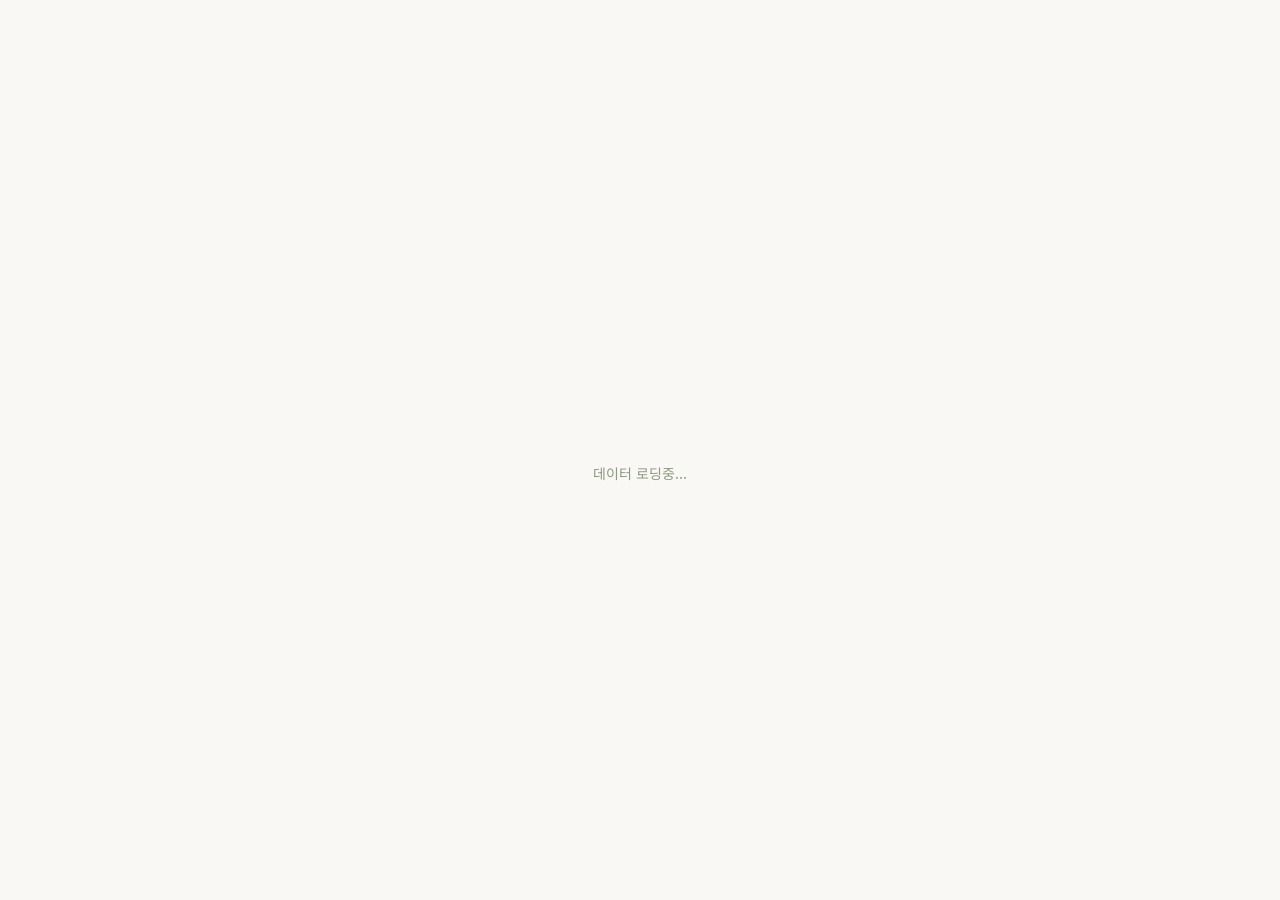
<file: index.html>
<!DOCTYPE html>
<html lang="ko">
<head>
  <meta charset="UTF-8">
  <meta name="viewport" content="width=device-width, initial-scale=1.0, maximum-scale=1.0, user-scalable=no">
  <meta http-equiv="Cache-Control" content="no-cache, no-store, must-revalidate">
  <meta http-equiv="Pragma" content="no-cache">
  <meta http-equiv="Expires" content="0">
  <title>yudit studio</title>
  <link rel="icon" type="image/png" sizes="32x32" href="favicon-32.png?v=2">
  <link rel="icon" type="image/png" sizes="16x16" href="favicon-16.png?v=2">
  <link rel="apple-touch-icon" sizes="180x180" href="apple-touch-icon.png?v=2">
  <link rel="manifest" href="manifest.json?v=13">
  <meta name="theme-color" content="#F9F8F4">
  <meta name="apple-mobile-web-app-capable" content="yes">
  <meta name="apple-mobile-web-app-title" content="yudit">
  <link rel="preconnect" href="https://fonts.googleapis.com">
  <link rel="preconnect" href="https://fonts.gstatic.com" crossorigin>
  <link href="https://fonts.googleapis.com/css2?family=Noto+Sans+KR:wght@300;400;500;600;700&family=Playfair+Display:ital,wght@0,400;0,600;0,700;1,400;1,600&display=swap" rel="stylesheet">
  <link rel="stylesheet" href="tailwind.css?v=28">
  <style>
    body { font-family: 'Noto Sans KR', sans-serif; background-color: #F9F8F4; color: #2D3A31; }
    .font-serif { font-family: 'Playfair Display', serif !important; }
    .tab-content { display: none; }
    .tab-content.active { display: block; }
    .production-form { display: none; }
    .production-form.active { display: block; }
    .perf-section.hidden { display: none; }
    .detail-graph.hidden { display: none; }
    input[type="checkbox"]:checked + span { text-decoration: line-through; color: #8C9A84; }
    #calendar-popup { transition: opacity 0.2s; }
    #calendar-popup.hidden { opacity: 0; pointer-events: none; }
    /* 날짜 input 값 없을 때 placeholder(2026.04.22) 숨기기 */
    input[type="date"].date-empty::-webkit-datetime-edit { color: transparent; }
    input[type="date"].date-empty:focus::-webkit-datetime-edit { color: #2D3A31; }
    /* 콘텐츠 상세 폼 상단 필드 높이 통일 */
    .production-form input[type="text"],
    .production-form input[type="date"],
    .production-form input[type="number"],
    .production-form select { height: 38px; box-sizing: border-box; }
    .production-form textarea { box-sizing: border-box; }
    /* iOS Safari/Chrome: date input이 native 렌더링으로 커지는 것 방지 */
    /* display:block — inline-block이면 값이 빈 칸과 채워진 칸의 베이스라인이 달라져
       같은 줄에서 박스 높낮이가 어긋난다 (iOS Safari에서 두드러짐) */
    .production-form input[type="date"] {
      -webkit-appearance: none;
      appearance: none;
      line-height: 1;
      display: block;
    }
    /* iOS: 날짜 값 영역의 기본 margin 제거 — 값 유무에 따른 높이 차이 방지 */
    .production-form input[type="date"]::-webkit-date-and-time-value {
      margin: 0;
    }
    /* 모바일에서 필드 높이 축소 */
    @media (max-width: 767px) {
      .production-form input[type="text"],
      .production-form input[type="date"],
      .production-form input[type="number"],
      .production-form select {
        height: 32px !important;
        min-height: 32px;
        padding-top: 4px;
        padding-bottom: 4px;
        font-size: 13px;
      }
    }
    /* 스크립트 테이블 컬럼 리사이즈 핸들 */
    .script-table { border-collapse: collapse; }
    .script-table th.col-resizable { position: relative; }
    .script-table .col-resize-handle {
      display: block;
      position: absolute; top: 0; right: -4px; bottom: 0; width: 10px;
      cursor: col-resize; user-select: none; z-index: 20;
      background: transparent;
    }
    .script-table .col-resize-handle::before {
      content: ''; position: absolute; top: 6px; bottom: 6px;
      left: 50%; width: 2px; transform: translateX(-50%);
      background: rgba(140,154,132,0.25); border-radius: 2px;
    }
    .script-table .col-resize-handle:hover::before { background: rgba(140,154,132,0.8); width: 3px; }
    .script-table .col-resize-handle:active::before { background: #8C9A84; }
    .script-table td { vertical-align: top; }
    .script-table textarea.script-cell {
      min-height: 24px; font-size: 13px; line-height: 1.5;
      word-break: break-word; white-space: pre-wrap;
      touch-action: pan-y; /* 세로 스크롤만 허용, 애플펜슬 손글씨 입력 차단 */
      -webkit-user-select: text; /* 텍스트 선택은 가능 */
    }
    @media (min-width: 768px) {
      .script-table textarea.script-cell { font-size: 14px; }
    }
    /* 구간(MAIN 1,2,3) 모바일 폰트 사이즈 축소 */
    .script-table .section-input { font-size: 12px; }
    @media (min-width: 768px) {
      .script-table .section-input { font-size: 14px; }
    }
    /* 본문 입력 통일 (레퍼런스/캡션/DM/대본/메모/자주쓰는내용) — 모바일 13px, PC 14px, 줄간격 1.5 */
    .unified-text {
      font-size: 13px !important;
      line-height: 1.5 !important;
      touch-action: pan-y; /* 애플펜슬 손글씨 입력 차단 */
      -webkit-user-select: text;
    }
    @media (min-width: 768px) {
      .unified-text { font-size: 14px !important; }
    }
    /* 모바일에서 한글 단어 단위 wrap (글자 중간에 세로로 쪼개지지 않도록) */
    @media (max-width: 767px) {
      html, body { overflow-x: hidden; }
      body { word-break: keep-all; }
      /* 콘텐츠 상세 폼 열려있을 때 모바일 FAB(+) 숨김 - 저장 버튼 충돌 방지 */
      body:has(.production-form.active) #content-fab-btn { display: none; }
    }
    /* 메모 드래그 드롭 인디케이터 */
    .memo-item.drop-before::before, .memo-item.drop-after::after {
      content: ''; position: absolute; left: 8px; right: 8px; height: 2px;
      background: #8C9A84; border-radius: 2px; z-index: 10; pointer-events: none;
    }
    .memo-item.drop-before::before { top: -1px; }
    .memo-item.drop-after::after { bottom: -1px; }
    /* 대사 셀 메뉴 (복사/지우기) */
    .dialogue-cell { position: relative; }
    .dialogue-menu-btn {
      position: absolute;
      top: 4px;
      right: 4px;
      width: 18px;
      height: 18px;
      display: flex;
      align-items: center;
      justify-content: center;
      background: transparent;
      border: none;
      color: #8C9A84;
      font-size: 14px;
      line-height: 1;
      cursor: pointer;
      opacity: 0;
      transition: opacity 0.15s;
      z-index: 5;
    }
    /* PC: 호버 시 메뉴 버튼 표시 */
    @media (min-width: 768px) {
      .dialogue-cell:hover .dialogue-menu-btn { opacity: 1; }
    }
    /* 모바일: 항상 표시 (롱프레스 대신 탭으로 메뉴) */
    @media (max-width: 767px) {
      .dialogue-menu-btn { opacity: 1; }
    }
    .dialogue-menu-btn:hover {
      color: #2D3A31;
    }
    .dialogue-menu {
      position: absolute;
      top: 26px;
      right: 4px;
      background: white;
      border: 1px solid #D1D1CB;
      border-radius: 6px;
      box-shadow: 0 2px 8px rgba(0, 0, 0, 0.1);
      z-index: 20;
      min-width: 80px;
    }
    .dialogue-menu.hidden { display: none; }
    .dialogue-menu button {
      display: block;
      width: 100%;
      padding: 6px 12px;
      text-align: left;
      font-size: 13px;
      color: #2D3A31;
      background: white;
      border: none;
      cursor: pointer;
      transition: background 0.1s;
    }
    .dialogue-menu button:first-child {
      border-radius: 6px 6px 0 0;
    }
    .dialogue-menu button:last-child {
      border-radius: 0 0 6px 6px;
    }
    .dialogue-menu button:hover {
      background: #F9F8F4;
    }
    .dialogue-menu button:active {
      background: #F0EFE9;
    }
    /* 자막 셀 메뉴 (복사/지우기) — 대사와 동일 */
    .subtitle-cell { position: relative; }
    .subtitle-menu-btn {
      position: absolute;
      top: 4px;
      right: 4px;
      width: 18px;
      height: 18px;
      display: flex;
      align-items: center;
      justify-content: center;
      background: transparent;
      border: none;
      color: #8C9A84;
      font-size: 14px;
      line-height: 1;
      cursor: pointer;
      opacity: 0;
      transition: opacity 0.15s;
      z-index: 5;
    }
    @media (min-width: 768px) {
      .subtitle-cell:hover .subtitle-menu-btn { opacity: 1; }
    }
    @media (max-width: 767px) {
      .subtitle-menu-btn { opacity: 1; }
    }
    .subtitle-menu-btn:hover {
      color: #2D3A31;
    }
    .subtitle-menu {
      position: absolute;
      top: 26px;
      right: 4px;
      background: white;
      border: 1px solid #D1D1CB;
      border-radius: 6px;
      box-shadow: 0 2px 8px rgba(0, 0, 0, 0.1);
      z-index: 20;
      min-width: 80px;
    }
    .subtitle-menu.hidden { display: none; }
    .subtitle-menu button {
      display: block;
      width: 100%;
      padding: 6px 12px;
      text-align: left;
      font-size: 13px;
      color: #2D3A31;
      background: white;
      border: none;
      cursor: pointer;
      transition: background 0.1s;
    }
    .subtitle-menu button:first-child {
      border-radius: 6px 6px 0 0;
    }
    .subtitle-menu button:last-child {
      border-radius: 0 0 6px 6px;
    }
    .subtitle-menu button:hover {
      background: #F9F8F4;
    }
    .subtitle-menu button:active {
      background: #F0EFE9;
    }
    /* 버전 추가 메뉴 (+ 버전 버튼 아래 드롭다운) */
    .version-add-menu {
      position: absolute;
      top: 100%;
      right: 0;
      margin-top: 4px;
      background: white;
      border: 1px solid #D1D1CB;
      border-radius: 8px;
      box-shadow: 0 4px 12px rgba(0, 0, 0, 0.15);
      z-index: 50;
      min-width: 180px;
      max-height: 300px;
      overflow-y: auto;
    }
    .version-add-menu.hidden { display: none; }
    .version-add-menu button {
      display: block;
      width: 100%;
      padding: 10px 12px;
      text-align: left;
      font-size: 13px;
      color: #2D3A31;
      background: white;
      border: none;
      cursor: pointer;
      transition: background 0.1s;
      border-bottom: 1px solid #F0EFE9;
    }
    .version-add-menu button:last-child {
      border-bottom: none;
    }
    .version-add-menu button:first-child {
      border-radius: 8px 8px 0 0;
      background: #F0F4EF;
      font-weight: 500;
    }
    .version-add-menu button:hover {
      background: #F9F8F4;
    }
    .version-add-menu button:first-child:hover {
      background: #E8EEE5;
    }
    .version-add-menu button:active {
      background: #F0EFE9;
    }
    /* 메모 제목/내용 텍스트 선택 방지 (롱프레스 메뉴 허용) */
    .memo-title, .memo-preview {
      user-select: none;
      -webkit-user-select: none;
      -webkit-touch-callout: none;
    }
    /* 모바일 롱프레스 시 텍스트 선택 방지 (버튼, 탭, 드래그 핸들 등) */
    button, .select-none, [draggable="true"], summary, [data-template-tab] {
      -webkit-touch-callout: none !important;
      -webkit-user-select: none !important;
      user-select: none !important;
    }
    /* 자주 쓰는 내용 탭 - 롱프레스 시 선택 방지 */
    [data-template-tab] {
      touch-action: manipulation;
    }
    /* 자주 쓰는 내용 항목 - 버튼/드래그 핸들 선택 방지 */
    .memo-item {
      -webkit-touch-callout: none;
    }
    .memo-item button, .memo-item [draggable="true"] {
      -webkit-user-select: none !important;
      user-select: none !important;
      touch-action: manipulation;
    }
    /* 콘텐츠 상세폼 버튼들 선택 방지 */
    .production-form button {
      -webkit-touch-callout: none !important;
      -webkit-user-select: none !important;
    }
  </style>
</head>
<body class="min-h-screen font-sans">
  <!-- Paper Grain -->
  <div class="pointer-events-none fixed inset-0 z-50 opacity-[0.02]" style="background-image: url('data:image/svg+xml,%3Csvg viewBox=%270 0 400 400%27 xmlns=%27http://www.w3.org/2000/svg%27%3E%3Cfilter id=%27n%27%3E%3CfeTurbulence type=%27fractalNoise%27 baseFrequency=%270.9%27 numOctaves=%274%27 stitchTiles=%27stitch%27/%3E%3C/filter%3E%3Crect width=%27100%25%27 height=%27100%25%27 filter=%27url(%23n)%27/%3E%3C/svg%3E');"></div>

  <!-- Loading Indicator -->
  <div id="loading-spinner" class="fixed inset-0 z-50 flex items-center justify-center bg-[#F9F8F4]">
    <div class="text-center">
      <div class="inline-block w-8 h-8 border-3 border-botanical-sage border-t-transparent rounded-full animate-spin mb-2"></div>
      <p class="text-sm text-botanical-sage">데이터 로딩중...</p>
    </div>
  </div>

  <div class="max-w-7xl mx-auto px-4 md:px-6 py-4 md:py-8">

    <!-- Header -->
    <header class="flex items-center justify-between mb-4 md:mb-8 gap-2">
      <div class="min-w-0">
        <h1 class="font-serif text-xl md:text-3xl font-semibold tracking-tight">
          <span class="italic">yudit</span> <span class="italic">studio</span>
        </h1>
        <p class="text-botanical-sage text-xs md:text-sm hidden md:block">Content Calendar & Management</p>
      </div>
      <div class="flex items-center gap-1 md:gap-2 shrink-0">
        <span id="save-status" class="text-xs"></span>
        <span id="today-date" class="text-xs text-botanical-sage hidden md:inline"></span>
        <button onclick="saveAndBackup()" title="저장 + 백업" class="w-7 h-7 md:w-8 md:h-8 rounded-full border border-botanical-stone flex items-center justify-center text-botanical-sage hover:border-botanical-sage hover:text-botanical-fg transition-all shrink-0">
          <svg xmlns="http://www.w3.org/2000/svg" width="14" height="14" viewBox="0 0 24 24" fill="none" stroke="currentColor" stroke-width="2" stroke-linecap="round" stroke-linejoin="round"><path d="M19 21H5a2 2 0 0 1-2-2V5a2 2 0 0 1 2-2h11l5 5v11a2 2 0 0 1-2 2z"/><polyline points="17 21 17 13 7 13 7 21"/><polyline points="7 3 7 8 15 8"/></svg>
        </button>
        <button onclick="copyMyInstaLink()" title="@yudit_life 인스타 링크 복사" class="w-7 h-7 md:w-8 md:h-8 rounded-full border border-botanical-stone flex items-center justify-center text-botanical-sage hover:border-botanical-sage hover:text-botanical-fg transition-all shrink-0">
          <svg xmlns="http://www.w3.org/2000/svg" width="14" height="14" viewBox="0 0 24 24" fill="none" stroke="currentColor" stroke-width="2" stroke-linecap="round" stroke-linejoin="round"><rect x="2" y="2" width="20" height="20" rx="5" ry="5"/><path d="M16 11.37A4 4 0 1 1 12.63 8 4 4 0 0 1 16 11.37z"/><line x1="17.5" y1="6.5" x2="17.51" y2="6.5"/></svg>
        </button>
        <button onclick="forceRefresh()" title="최신 데이터 다시 불러오기 (캐시 무시)" class="w-7 h-7 md:w-8 md:h-8 rounded-full border border-botanical-stone flex items-center justify-center text-botanical-sage hover:border-botanical-sage hover:text-botanical-fg transition-all shrink-0">
          <svg xmlns="http://www.w3.org/2000/svg" width="14" height="14" viewBox="0 0 24 24" fill="none" stroke="currentColor" stroke-width="2" stroke-linecap="round" stroke-linejoin="round"><path d="M21 12a9 9 0 0 1-9 9 9.75 9.75 0 0 1-6.74-2.74L3 16"/><path d="M3 22v-6h6"/><path d="M3 12a9 9 0 0 1 9-9 9.75 9.75 0 0 1 6.74 2.74L21 8"/><path d="M21 2v6h-6"/></svg>
        </button>
      </div>
    </header>

    <!-- Tabs -->
    <div class="flex gap-1 md:gap-2 mb-4 md:mb-8 border-b border-botanical-stone pb-2 md:pb-4 overflow-x-auto whitespace-nowrap">
      <button onclick="switchTab('calendar')" id="tab-calendar" class="tab-btn px-3 md:px-4 py-2 text-xs md:text-sm font-medium transition-all duration-300 text-botanical-fg border-b-2 border-botanical-fg">캘린더</button>
      <button onclick="switchTab('dashboard')" id="tab-dashboard" class="tab-btn px-3 md:px-4 py-2 text-xs md:text-sm font-medium transition-all duration-300 text-botanical-sage border-b-2 border-transparent hover:text-botanical-fg">플래너</button>
      <button onclick="switchTab('content')" id="tab-content" class="tab-btn px-2 md:px-4 py-2 text-xs md:text-sm font-medium transition-all duration-300 text-botanical-sage border-b-2 border-transparent hover:text-botanical-fg">콘텐츠</button>
      <button onclick="switchTab('planning')" id="tab-planning" class="tab-btn px-2 md:px-4 py-2 text-xs md:text-sm font-medium transition-all duration-300 text-botanical-sage border-b-2 border-transparent hover:text-botanical-fg">기획</button>
      <button onclick="switchTab('performance')" id="tab-performance" class="tab-btn px-2 md:px-4 py-2 text-xs md:text-sm font-medium transition-all duration-300 text-botanical-sage border-b-2 border-transparent hover:text-botanical-fg">성과</button>
      <button onclick="switchTab('revenue')" id="tab-revenue" class="tab-btn px-2 md:px-4 py-2 text-xs md:text-sm font-medium transition-all duration-300 text-botanical-sage border-b-2 border-transparent hover:text-botanical-fg">수익</button>
      <button onclick="switchTab('memos')" id="tab-memos" class="tab-btn px-2 md:px-4 py-2 text-xs md:text-sm font-medium transition-all duration-300 text-botanical-sage border-b-2 border-transparent hover:text-botanical-fg">노트</button>
    </div>

    <!-- Calendar Tab -->
    <div id="calendar-tab" class="tab-content active">
      <div id="today-summary"></div>
      <div class="flex items-center justify-between mb-4">
        <div class="flex items-center gap-3">
          <button onclick="prevMonth()" class="w-8 h-8 rounded-full border border-botanical-stone flex items-center justify-center text-botanical-sage hover:border-botanical-sage transition-all">
            <svg xmlns="http://www.w3.org/2000/svg" width="16" height="16" viewBox="0 0 24 24" fill="none" stroke="currentColor" stroke-width="1.5"><path d="m15 18-6-6 6-6"/></svg>
          </button>
          <h2 id="calendar-title" class="font-serif text-2xl font-semibold"></h2>
          <button onclick="nextMonth()" class="w-8 h-8 rounded-full border border-botanical-stone flex items-center justify-center text-botanical-sage hover:border-botanical-sage transition-all">
            <svg xmlns="http://www.w3.org/2000/svg" width="16" height="16" viewBox="0 0 24 24" fill="none" stroke="currentColor" stroke-width="1.5"><path d="m9 18 6-6-6-6"/></svg>
          </button>
        </div>
        <div class="flex gap-1 bg-botanical-stone p-1 rounded-full">
          <button onclick="switchCalendarView('monthly')" id="view-monthly" class="calendar-view-btn px-4 py-1.5 rounded-full text-xs font-medium bg-white text-botanical-fg shadow-sm">월간</button>
          <button onclick="switchCalendarView('milestone')" id="view-milestone" class="calendar-view-btn px-4 py-1.5 rounded-full text-xs font-medium text-botanical-sage">마일스톤</button>
        </div>
      </div>
      <div id="monthly-view" class="bg-white rounded-2xl p-5 shadow-sm"></div>
      <div id="weekly-view" class="bg-white rounded-2xl p-5 shadow-sm hidden"></div>
      <div id="milestone-view" class="bg-white rounded-2xl p-5 shadow-sm hidden"></div>
    </div>

    <!-- Dashboard Tab -->
    <div id="dashboard-tab" class="tab-content">
      <div id="dashboard-content"></div>
    </div>

    <!-- Content Tab -->
    <div id="content-tab" class="tab-content">
      <div id="content-list"></div>
    </div>

    <!-- Planning Tab -->
    <div id="planning-tab" class="tab-content">
      <div id="planning-content"></div>
    </div>

    <!-- Performance Tab -->
    <div id="performance-tab" class="tab-content">
      <div id="performance-content"></div>
    </div>

    <!-- Revenue Tab -->
    <div id="revenue-tab" class="tab-content">
      <div id="revenue-content"></div>
    </div>

    <!-- Memos Tab -->
    <div id="memos-tab" class="tab-content">
      <div id="memos-content"></div>
    </div>

  </div>

  <!-- Calendar Popup Modal (mobile: bottom sheet, PC: center modal) -->
  <div id="calendar-popup" class="fixed inset-0 z-50 hidden">
    <div class="absolute inset-0 bg-black/30" onclick="closeCalendarPopup()"></div>
    <div class="absolute bottom-0 left-0 right-0 md:bottom-auto md:top-1/2 md:left-1/2 md:right-auto md:-translate-x-1/2 md:-translate-y-1/2 bg-white rounded-t-2xl rounded-b-none md:rounded-2xl shadow-xl w-full md:max-w-md p-4 md:p-6 max-h-[85vh] overflow-y-auto">
      <div id="popup-content"></div>
    </div>
  </div>

  <script>
    // 기존 서비스 워커 해제
    if ('serviceWorker' in navigator) {
      navigator.serviceWorker.getRegistrations().then(regs => {
        regs.forEach(r => r.unregister());
      });
    }
    // app.js와 기획 데이터를 독립적으로 로드 (타임스탬프로 캐시 무효화)
    // ※ 데이터 로딩 실패가 앱 전체를 막지 않도록 절대 체이닝하지 말 것
    const pd = document.createElement('script');
    pd.src = 'data/planning_data.js?t=' + Date.now();
    document.body.appendChild(pd);
    const s = document.createElement('script');
    s.src = 'app.js?t=' + Date.now();
    document.body.appendChild(s);
  </script>
</body>
</html>
</file>
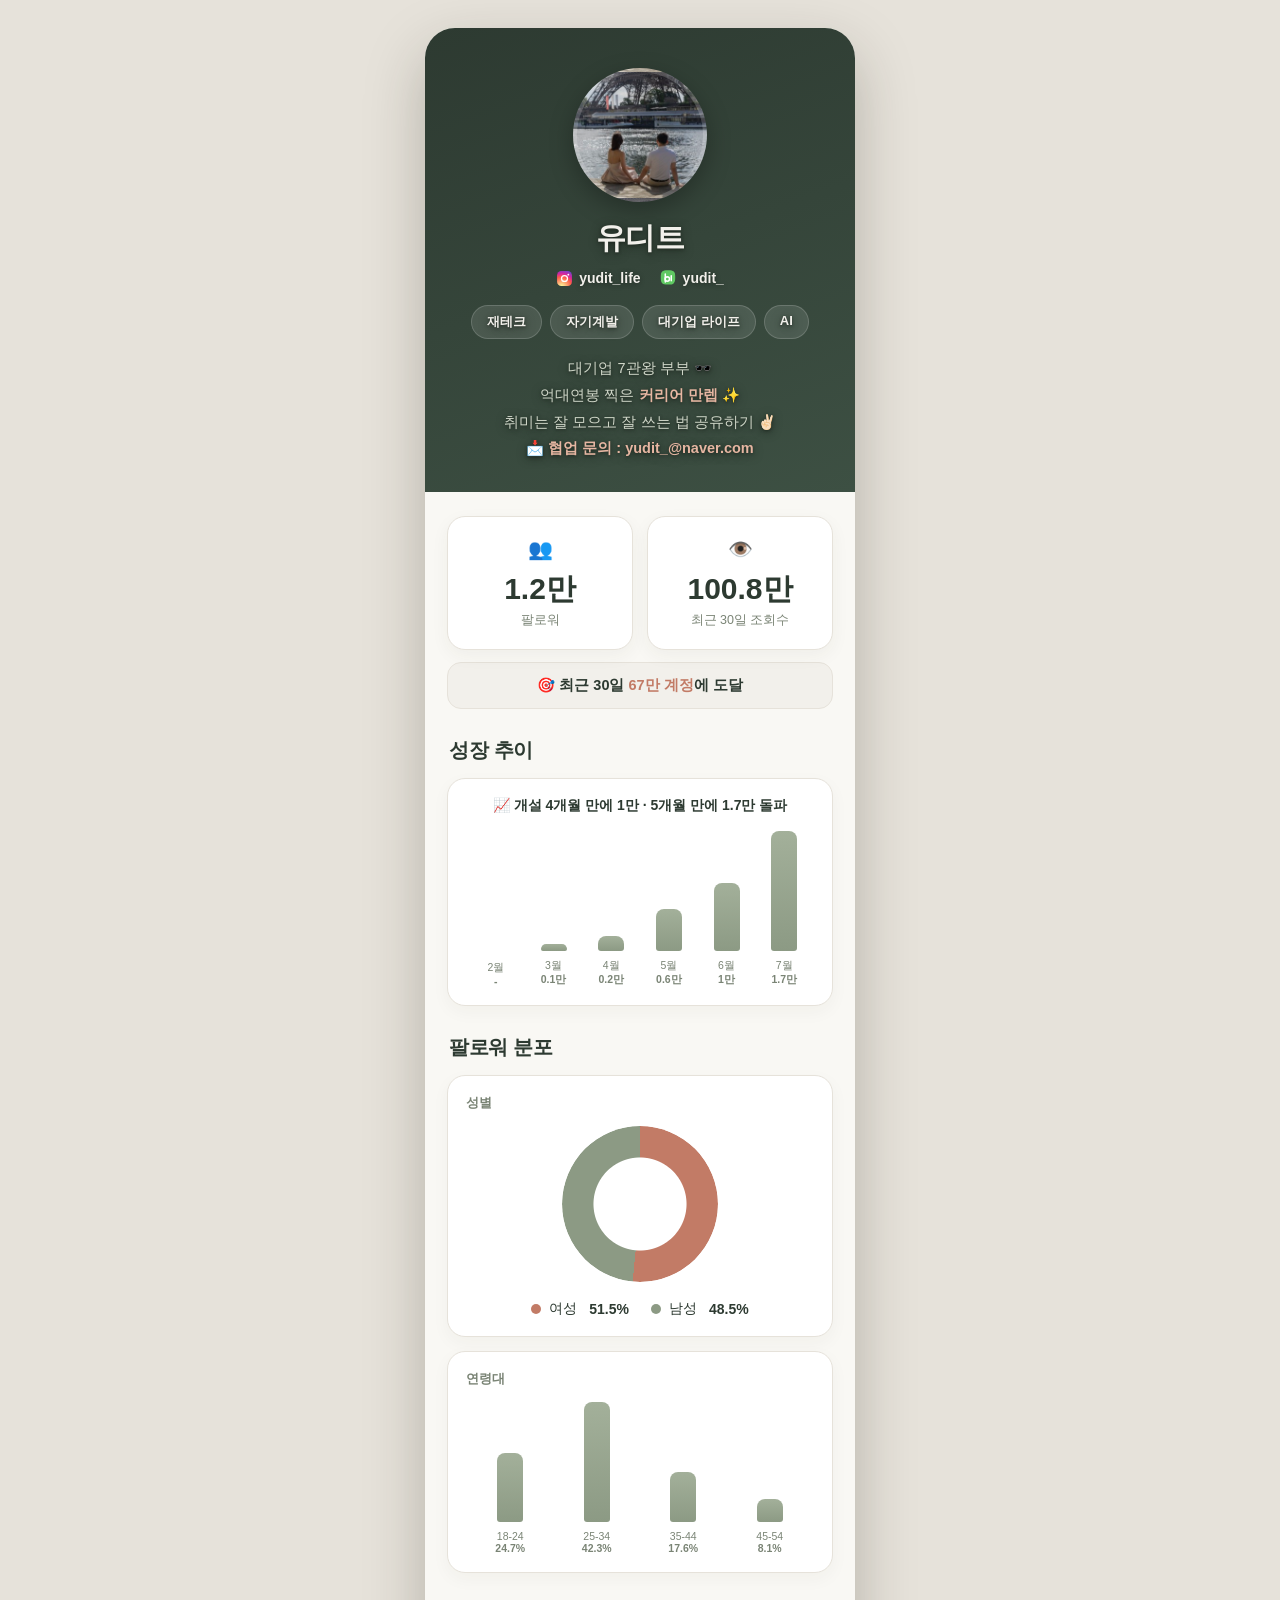
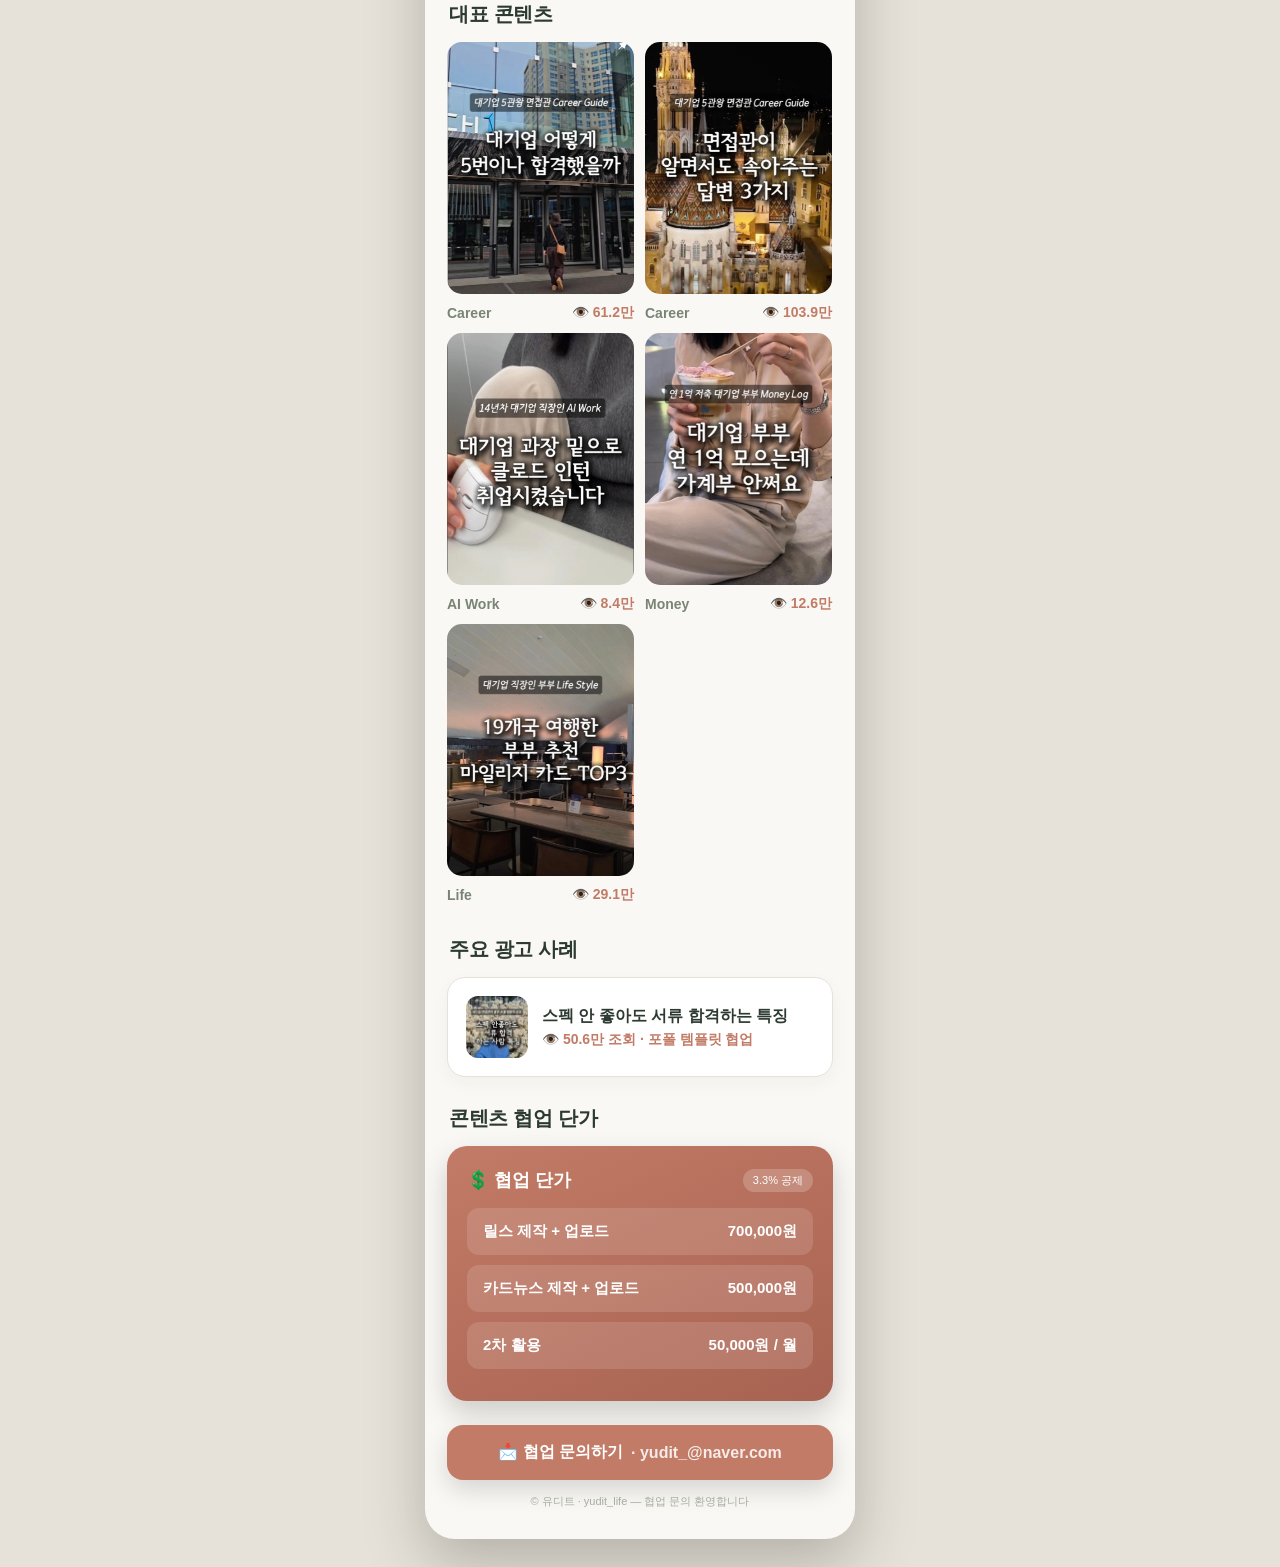
<file: mediakit/index.html>
<!DOCTYPE html>
<html lang="ko">
<head>
<meta charset="UTF-8">
<meta name="viewport" content="width=device-width, initial-scale=1.0">
<title>유디트 미디어킷</title>
<style>
  *{box-sizing:border-box;margin:0;padding:0;}
  body{font-family:-apple-system,"Apple SD Gothic Neo","Pretendard",sans-serif;background:var(--stonebg,#E6E2DA);padding:28px 0;color:var(--ink);-webkit-font-smoothing:antialiased;}
  .demo{display:inline-block;font-size:10px;font-weight:700;color:var(--accent);background:var(--soft);border:1px solid var(--line);padding:1px 8px;border-radius:20px;vertical-align:middle;margin-left:6px;}
  .fill{color:#c2bcb0 !important;letter-spacing:1px;}

  .phone{width:100%;max-width:430px;margin:0 auto;background:var(--pagebg);border-radius:30px;overflow:hidden;box-shadow:0 24px 60px rgba(40,35,25,.26);}
  @media(max-width:460px){body{padding:12px 0;}}

  .head{background:var(--hd);padding:40px 26px 30px;text-align:center;color:var(--hdtext);}
  .ava{width:134px;height:134px;border-radius:50%;margin:0 auto 16px;background:url('header.jpg') center 60%/cover;box-shadow:0 8px 24px rgba(0,0,0,.28);border:4px solid rgba(255,255,255,.18);}
  .head .name,.head .iglink,.head .bio,.head .tag{text-shadow:0 2px 10px rgba(20,26,20,.6),0 1px 3px rgba(20,26,20,.5);}
  .name{font-size:30px;font-weight:800;letter-spacing:-.5px;}
  .iglink{display:inline-flex;align-items:center;gap:6px;margin-top:8px;font-size:14px;color:var(--ig);font-weight:600;text-decoration:none;}
  .chead{display:flex;gap:18px;justify-content:center;margin-top:10px;flex-wrap:wrap;}
  .chline{display:inline-flex;align-items:center;gap:6px;font-size:14px;color:var(--hdtext);font-weight:600;text-decoration:none;}
  .chline span{text-shadow:0 1px 4px rgba(20,26,20,.5);}
  .tags{display:flex;flex-wrap:wrap;gap:8px;justify-content:center;margin:18px 0 16px;}
  .tag{font-size:13px;font-weight:600;color:var(--hdtext);background:rgba(255,255,255,.11);border:1px solid rgba(255,255,255,.16);padding:7px 15px;border-radius:30px;}
  .bio{font-size:14.5px;line-height:1.85;color:var(--biotext);}
  .bio .em{color:var(--ig);font-weight:700;}

  .body{padding:24px 22px 30px;}
  .stat-row{display:flex;gap:14px;margin-bottom:12px;}
  .reach{background:var(--soft);border:1px solid var(--line);border-radius:14px;padding:13px;text-align:center;font-size:14.5px;font-weight:600;color:var(--ink);margin-bottom:26px;}
  .reach b{color:var(--accent);font-weight:800;}
  .stat{flex:1;background:var(--card);border:1px solid var(--line);border-radius:18px;padding:20px 14px;text-align:center;box-shadow:0 6px 18px rgba(60,50,30,.05);}
  .stat .ic{font-size:20px;}
  .stat .num{font-size:30px;font-weight:800;margin:8px 0 2px;}
  .stat .lab{font-size:12.5px;color:var(--grey);}

  h2{font-size:20px;font-weight:800;margin:28px 2px 14px;letter-spacing:-.3px;color:var(--ink);}

  .panel{background:var(--card);border:1px solid var(--line);border-radius:18px;padding:18px;box-shadow:0 6px 18px rgba(60,50,30,.04);margin-bottom:14px;}
  .panel .ttl{font-size:13px;color:var(--grey);font-weight:700;margin-bottom:14px;}

  .donut-wrap{display:flex;flex-direction:column;align-items:center;gap:18px;}
  .donut{width:156px;height:156px;border-radius:50%;flex-shrink:0;background:var(--donut);-webkit-mask:radial-gradient(circle 47px at center,transparent 98%,#000 100%);mask:radial-gradient(circle 47px at center,transparent 98%,#000 100%);}
  .legend{display:flex;gap:22px;justify-content:center;flex-wrap:wrap;}
  .legend li{list-style:none;font-size:14px;color:var(--ink);display:flex;align-items:center;gap:8px;}
  .dot{width:10px;height:10px;border-radius:50%;display:inline-block;}

  .bars{display:flex;align-items:flex-end;gap:6px;padding:0 4px;}
  .bar-col{flex:1;min-width:0;display:flex;flex-direction:column;align-items:center;justify-content:flex-end;}
  .bar-area{height:120px;width:100%;display:flex;align-items:flex-end;justify-content:center;}
  .bar{width:100%;max-width:26px;border-radius:8px 8px 3px 3px;background:var(--bar);}
  .bar-lab{font-size:10.5px;color:var(--grey);margin-top:8px;white-space:nowrap;text-align:center;}

  .geo{display:flex;justify-content:space-between;align-items:center;padding:9px 2px;font-size:14px;}
  .geo + .geo{border-top:1px solid var(--line);}
  .geo .v{font-weight:800;color:var(--accent);}

  .chan{display:flex;align-items:center;gap:12px;padding:13px 2px;text-decoration:none;color:var(--ink);}
  .chan + .chan{border-top:1px solid var(--line);}
  .chan .ci{font-size:20px;flex-shrink:0;}
  .chan .cn{font-weight:700;font-size:15px;}
  .chan .cd{font-size:12.5px;color:var(--grey);margin-top:2px;}
  .chan .cv{margin-left:auto;font-weight:800;color:var(--accent);font-size:14px;flex-shrink:0;}
  .chan .go{margin-left:auto;color:var(--grey);font-size:15px;flex-shrink:0;}
  .chan .col-v{margin-left:auto;display:flex;align-items:center;gap:8px;flex-shrink:0;}
  .funnel{font-size:13px;color:var(--grey);text-align:center;margin-top:13px;line-height:1.6;font-weight:600;}
  .funnel b,.funnel .em{color:var(--accent);font-weight:800;}
  .growth-cap{font-size:14px;font-weight:700;color:var(--ink);text-align:center;margin-bottom:16px;}
  .updated{text-align:right;font-size:11px;color:var(--grey);margin-bottom:10px;font-weight:600;}
  .contact-em{font-weight:600;opacity:.85;}

  .reels{display:flex;flex-wrap:wrap;gap:11px;padding-bottom:4px;}
  .reel{flex:0 0 calc(50% - 6px);}
  .thumb{height:252px;border-radius:15px;display:flex;align-items:flex-end;padding:12px;color:#fff;font-weight:800;font-size:14px;line-height:1.25;}
  .reel .meta{display:flex;justify-content:space-between;align-items:center;margin-top:10px;font-size:14px;}
  .reel .cat{color:var(--grey);font-weight:600;}
  .reel .view{color:var(--accent);font-weight:800;}

  .case{display:flex;align-items:center;gap:14px;}
  .case .pic{width:62px;height:62px;border-radius:12px;background:var(--thumb2);flex-shrink:0;}
  .case .nm{font-weight:800;font-size:16px;}
  .case .vw{color:var(--accent);font-weight:700;font-size:14px;margin-top:4px;}

  .brands{display:flex;flex-wrap:wrap;gap:10px;}
  .brand{display:flex;align-items:center;gap:8px;font-size:13.5px;font-weight:600;color:var(--ink);background:var(--soft);border:1px solid var(--line);padding:10px 15px;border-radius:30px;}
  .brand .b{width:22px;height:22px;border-radius:50%;background:var(--clay,#d8d1c0);display:inline-block;}

  .price{background:var(--price);border-radius:20px;padding:22px 20px;color:var(--pricetext);box-shadow:0 12px 28px rgba(0,0,0,.18);}
  .price .ph{display:flex;justify-content:space-between;align-items:center;margin-bottom:16px;}
  .price .ph .h{font-size:18px;font-weight:800;}
  .price .vat{font-size:11px;background:rgba(255,255,255,.2);padding:4px 10px;border-radius:20px;}
  .prow{display:flex;justify-content:space-between;align-items:center;background:rgba(255,255,255,.13);border-radius:12px;padding:14px 16px;margin-bottom:10px;font-size:15px;font-weight:600;}
  .inquiry{text-align:center;font-size:15px;font-weight:700;line-height:1.6;padding:8px 4px;}
  .prow .amt{font-weight:800;}

  .contact{display:flex;align-items:center;justify-content:center;gap:8px;margin-top:24px;padding:17px;border-radius:16px;background:var(--accent);color:#fff;font-size:16px;font-weight:800;text-decoration:none;box-shadow:0 10px 24px rgba(0,0,0,.14);}
  .contact-mail{text-align:center;font-size:13px;color:var(--grey);margin-top:9px;font-weight:600;}
  .pdf{display:flex;align-items:center;justify-content:center;gap:8px;margin-top:12px;padding:15px;border-radius:16px;background:var(--pdf);color:#fff;font-size:14px;font-weight:700;}
  .foot{text-align:center;font-size:11px;color:var(--muted);margin-top:14px;}

  /* ===== 팔레트 ===== */
  .pA{--pagebg:#F9F8F4;--stonebg:#E6E2DA;--hd:linear-gradient(160deg,#2D3A31,#3d5043);--hdtext:#F2F0EB;--biotext:#cfd6c8;--ava:linear-gradient(135deg,#C27B66,#8C9A84);--ig:#e6b6a2;--card:#fff;--soft:#F2F0EB;--line:#E6E2DA;--ink:#2D3A31;--grey:#7a8475;--muted:#a7ad9f;--accent:#C27B66;--clay:#DCCFC2;--bar:linear-gradient(180deg,#a3b09a,#8C9A84);--donut:conic-gradient(#C27B66 0 51.5%,#8C9A84 51.5% 100%);--price:linear-gradient(155deg,#C27B66,#a86251);--pricetext:#fff;--pdf:#2D3A31;--thumb1:linear-gradient(160deg,#6b7d63,#9aa890);--thumb2:linear-gradient(160deg,#c08a76,#dcc3b3);--thumb3:linear-gradient(160deg,#7d8a72,#b6a690);--thumb4:linear-gradient(160deg,#3d5043,#6b7d63);}
  .pB{--pagebg:#FAF7F0;--stonebg:#E4DECF;--hd:linear-gradient(160deg,#132238,#22375a);--hdtext:#F6F1E6;--biotext:#cbd4e2;--ava:linear-gradient(135deg,#c8a96a,#ecdab0);--ig:#e0c88c;--card:#fff;--soft:#F7F3EA;--line:#ECE4D4;--ink:#1b2942;--grey:#7d8597;--muted:#aab0bd;--accent:#b6924f;--clay:#e0d6c0;--bar:linear-gradient(180deg,#d4b878,#c8a96a);--donut:conic-gradient(#c8a96a 0 70%,#33518a 70% 92%,#d8cbb0 92% 100%);--price:linear-gradient(155deg,#132238,#26426c);--pricetext:#F6F1E6;--pdf:#132238;--thumb1:linear-gradient(160deg,#2c486f,#4a6ea0);--thumb2:linear-gradient(160deg,#b89a5e,#e2cd97);--thumb3:linear-gradient(160deg,#1f3252,#3a5a8a);--thumb4:linear-gradient(160deg,#c8a96a,#a8863f);}
  .pC{--pagebg:#F8F6F1;--stonebg:#E5E0D6;--hd:linear-gradient(160deg,#222020,#3a352f);--hdtext:#F3EFE8;--biotext:#cfc9bf;--ava:linear-gradient(135deg,#caa46a,#9c9183);--ig:#d6bc92;--card:#fff;--soft:#F4F1EC;--line:#E7E2D9;--ink:#2b2825;--grey:#867f73;--muted:#a8a195;--accent:#b1924f;--clay:#ddd4c4;--bar:linear-gradient(180deg,#b6a06a,#8a8278);--donut:conic-gradient(#bfa066 0 70%,#46423c 70% 92%,#ccc3b4 92% 100%);--price:linear-gradient(155deg,#262320,#423b33);--pricetext:#F3EFE8;--pdf:#222020;--thumb1:linear-gradient(160deg,#4a443c,#7a7164);--thumb2:linear-gradient(160deg,#b89a5e,#ddc890);--thumb3:linear-gradient(160deg,#3a352f,#5e574d);--thumb4:linear-gradient(160deg,#bfa066,#8a7340);}
  .t1{background:var(--thumb1);} .t2{background:var(--thumb2);} .t3{background:var(--thumb3);} .t4{background:var(--thumb4);}
  .stat .num{color:var(--ink);}
</style>
</head>
<body class="pA">
<div class="phone">
  <div class="head">
    <div class="ava"></div>
    <div class="name">유디트</div>
    <a class="iglink" href="https://www.instagram.com/yudit_life/" target="_blank" rel="noopener">📷 인스타그램 바로가기</a>
    <div class="tags"><span class="tag">재테크</span><span class="tag">자기계발</span><span class="tag">대기업 라이프</span><span class="tag">AI</span></div>
    <div class="bio">대기업 7관왕 부부 🕶️<br>억대연봉 찍은 <span class="em">커리어 만렙</span> ✨<br>취미는 잘 모으고 잘 쓰는 법 공유하기 ✌🏻<br><span class="em">📩 협업 문의 : yudit_@naver.com</span></div>
  </div>

  <div class="body">
    <div class="stat-row">
      <div class="stat"><div class="ic">👥</div><div class="num">1.2만</div><div class="lab">팔로워</div></div>
      <div class="stat"><div class="ic">👁️</div><div class="num">100.8만</div><div class="lab">최근 30일 조회수</div></div>
    </div>
    <div class="reach">🎯 최근 30일 <b>67만 계정</b>에 도달</div>

    <h2>팔로워 분포</h2>
    <div class="panel">
      <div class="ttl">성별</div>
      <div class="donut-wrap">
        <div class="donut"></div>
        <ul class="legend">
          <li><span class="dot" style="background:var(--accent)"></span> 여성 <b style="margin-left:4px">51.5%</b></li>
          <li><span class="dot" style="background:#8C9A84"></span> 남성 <b style="margin-left:4px">48.5%</b></li>
        </ul>
      </div>
    </div>
    <div class="panel">
      <div class="ttl">연령대</div>
      <div class="bars">
        <div class="bar-col"><div class="bar" style="height:58%"></div><div class="bar-lab">18-24<br><b>24.7%</b></div></div>
        <div class="bar-col"><div class="bar" style="height:100%"></div><div class="bar-lab">25-34<br><b>42.3%</b></div></div>
        <div class="bar-col"><div class="bar" style="height:42%"></div><div class="bar-lab">35-44<br><b>17.6%</b></div></div>
        <div class="bar-col"><div class="bar" style="height:19%"></div><div class="bar-lab">45-54<br><b>8.1%</b></div></div>
      </div>
    </div>

    <h2>대표 콘텐츠</h2>
    <div class="reels">
      <div class="reel"><div class="thumb" style="background:url('reel1.png') center 18%/cover"></div><div class="meta"><span class="cat">Career</span><span class="view">👁️ 103.9만</span></div></div>
      <div class="reel"><div class="thumb" style="background:url('reel2.png') center 18%/cover"></div><div class="meta"><span class="cat">Career</span><span class="view">👁️ 61.2만</span></div></div>
      <div class="reel"><div class="thumb" style="background:url('reel3.png') center 18%/cover"></div><div class="meta"><span class="cat">Life</span><span class="view">👁️ 34.3만</span></div></div>
      <div class="reel"><div class="thumb" style="background:url('reel4.png') center 18%/cover"></div><div class="meta"><span class="cat">Money</span><span class="view">👁️ 15.2만</span></div></div>
    </div>

    <h2>주요 광고 사례</h2>
    <div class="panel">
      <div class="case"><div class="pic" style="background:url('ad1.png') center 20%/cover"></div><div><div class="nm">스펙 안 좋아도 서류 합격하는 특징</div><div class="vw">👁️ 50.6만 조회 · 포폴 템플릿 협업</div></div></div>
    </div>

    <h2>협업 브랜드</h2>
    <div class="brands">
      <span class="brand"><span class="b"></span>미리캔버스</span>
    </div>

    <h2>콘텐츠 협업 단가</h2>
    <div class="price">
      <div class="ph"><span class="h">💲 협업 단가</span><span class="vat">3.3% 공제</span></div>
      <div class="prow"><span>릴스 제작 + 업로드</span><span class="amt">700,000원</span></div>
      <div class="prow"><span>카드뉴스 제작 + 업로드</span><span class="amt">500,000원</span></div>
      <div class="prow"><span>2차 활용</span><span class="amt">50,000원 / 월</span></div>
    </div>

    <a class="contact" href="mailto:yudit_@naver.com?subject=%5B%ED%98%91%EC%97%85%20%EB%AC%B8%EC%9D%98%5D%20%EC%9C%A0%EB%94%94%ED%8A%B8%20%EC%B1%84%EB%84%90%20%ED%98%91%EC%97%85%20%EC%A0%9C%EC%95%88">📩 협업 문의하기</a>
    <div class="contact-mail">📧 yudit_@naver.com</div>
    <div class="foot">© 유디트 · yudit_life — 협업 문의 환영합니다</div>
  </div>
</div>
<style>@media print{
  @page{size:A4;margin:10mm;}
  html,body{background:#fff !important;padding:0 !important;}
  *{-webkit-print-color-adjust:exact !important;print-color-adjust:exact !important;}
  .phone{box-shadow:none !important;border-radius:0 !important;margin:0 auto !important;}
  .reels{flex-wrap:wrap;overflow:visible;}
  .reel{flex:0 0 calc(50% - 6px);}
  .pdf{display:none !important;}
  .panel,.stat,.price,.reel,.case,.donut-wrap,.bars,.brands{break-inside:avoid;}
  h2{break-after:avoid;}
}</style>
<script>if(new URLSearchParams(location.search).get("print")){addEventListener("load",function(){setTimeout(function(){window.print();},500);});}</script>
<script>window.MK_LANG="ko";</script>
<script src="mediakit-data.js"></script>
<script>
/* yudit-stats tracking */
(function(){
  var SITE="mediakit";
  var EP="https://yudit-stats.netlify.app/.netlify/functions/track";
  window.__ydTrack=function(){};
  try{
    var p=new URLSearchParams(location.search);
    if(p.get("yd_notrack")==="1"){ try{localStorage.setItem("yd_notrack","1");}catch(e){} }
    if(localStorage.getItem("yd_notrack")==="1") return;
    var sid=localStorage.getItem("yd_sid");
    if(!sid){ sid=Date.now().toString(36)+Math.random().toString(36).slice(2,8); localStorage.setItem("yd_sid",sid); }
    window.__ydTrack=function(ev){
      try{
        var body=JSON.stringify({site:SITE,event:ev,session:sid});
        if(navigator.sendBeacon){ navigator.sendBeacon(EP,new Blob([body],{type:"text/plain"})); }
        else{ fetch(EP,{method:"POST",headers:{"Content-Type":"text/plain"},body:body,keepalive:true}); }
      }catch(e){}
    };
    window.__ydTrack("pageview");
    document.querySelectorAll(".iglink,.contact").forEach(function(a){
      a.addEventListener("click",function(){ window.__ydTrack("click"); });
    });
  }catch(e){}
})();
</script>
</body>
</html>
</file>
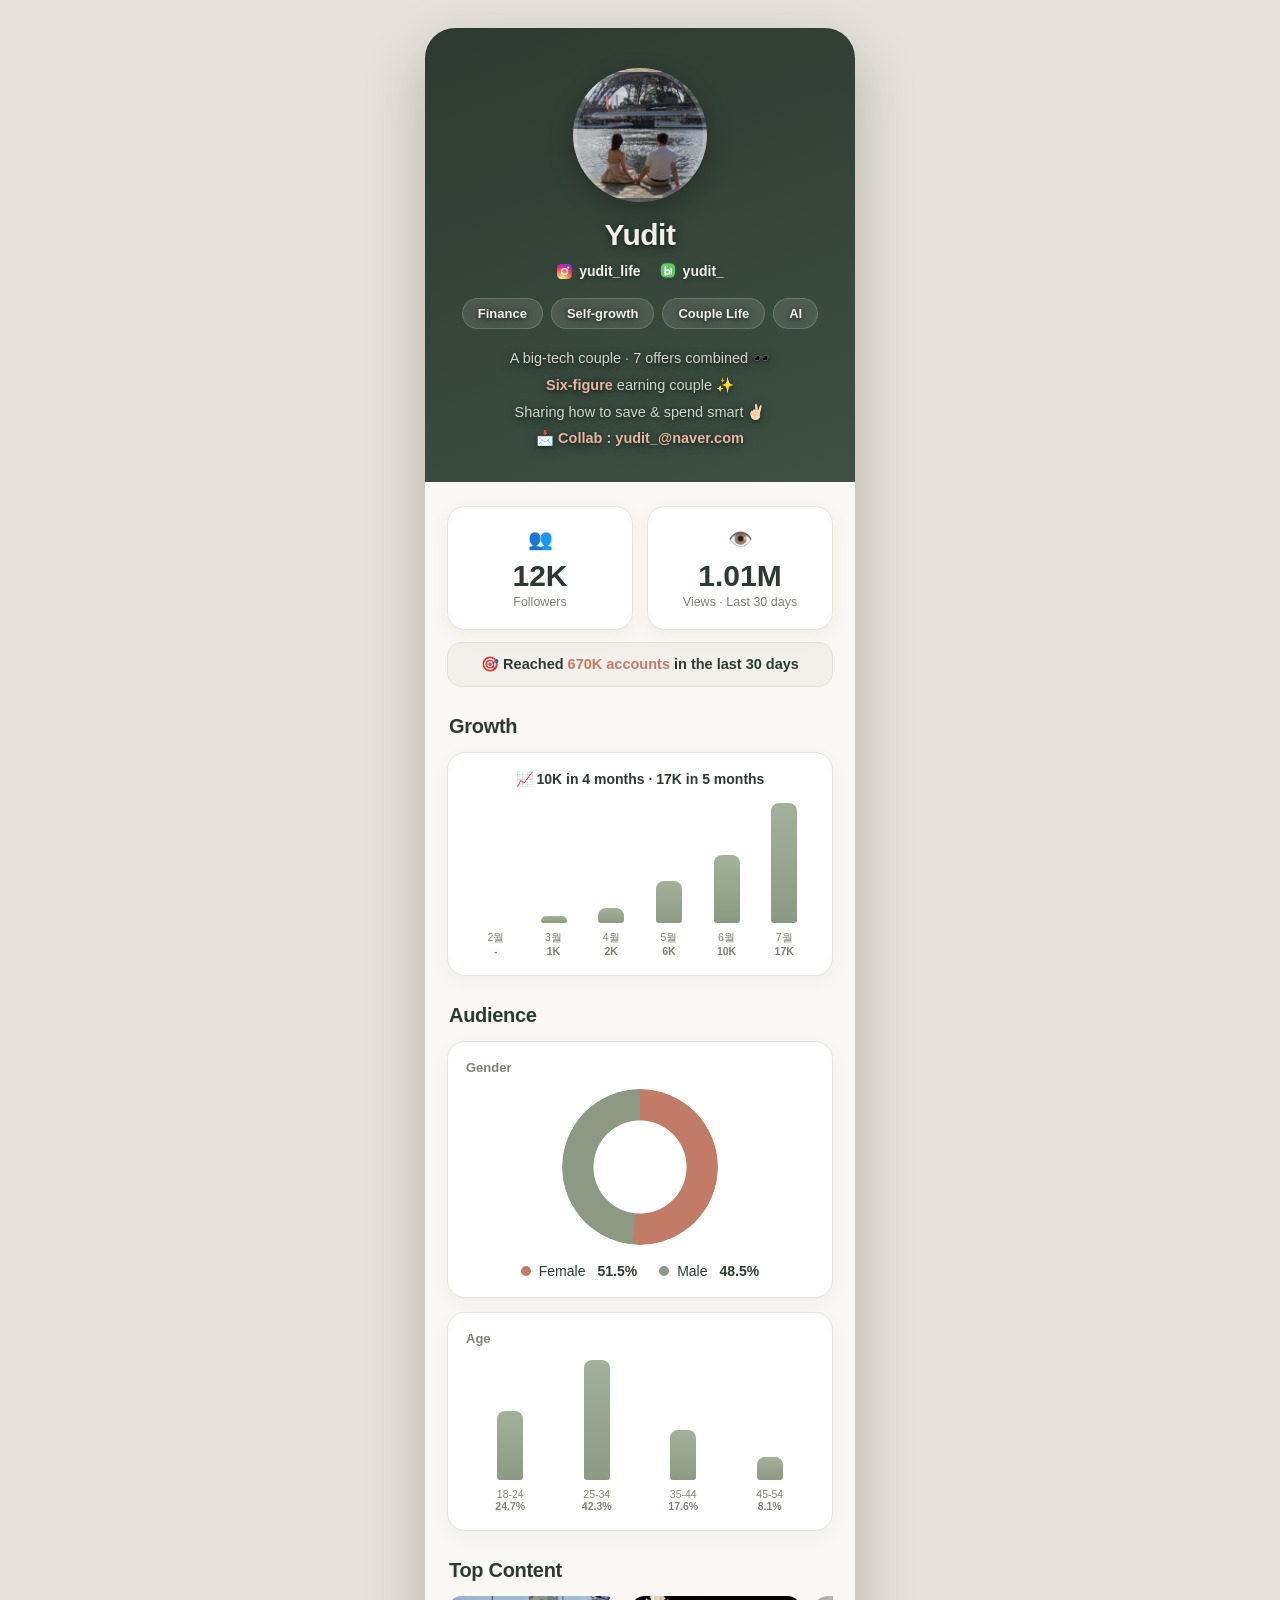
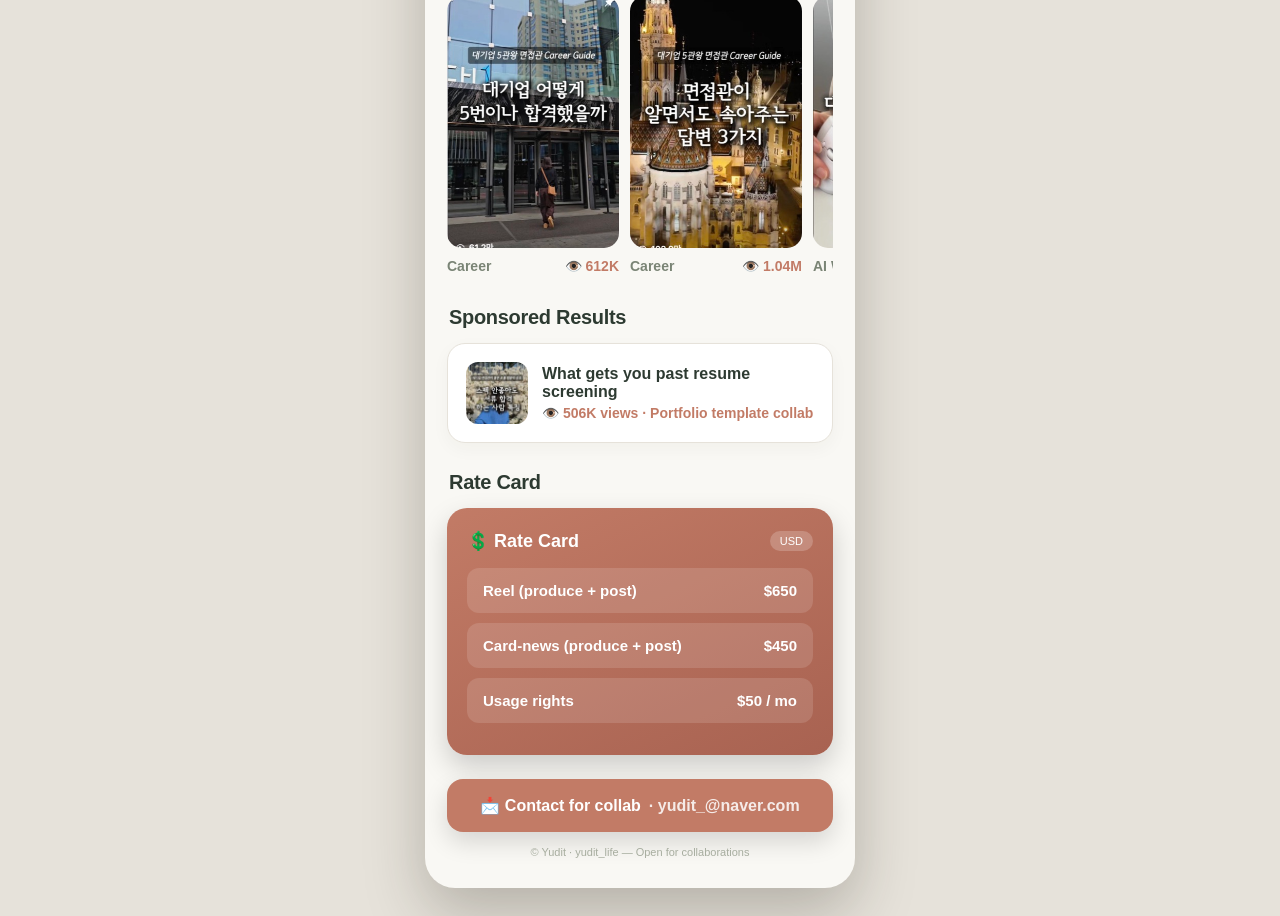
<file: mediakit/en.html>
<!DOCTYPE html>
<html lang="en">
<head>
<meta charset="UTF-8">
<meta name="viewport" content="width=device-width, initial-scale=1.0">
<title>유디트 미디어킷</title>
<style>
  *{box-sizing:border-box;margin:0;padding:0;}
  body{font-family:-apple-system,"Apple SD Gothic Neo","Pretendard",sans-serif;background:var(--stonebg,#E6E2DA);padding:28px 0;color:var(--ink);-webkit-font-smoothing:antialiased;}
  .demo{display:inline-block;font-size:10px;font-weight:700;color:var(--accent);background:var(--soft);border:1px solid var(--line);padding:1px 8px;border-radius:20px;vertical-align:middle;margin-left:6px;}
  .fill{color:#c2bcb0 !important;letter-spacing:1px;}

  .phone{width:100%;max-width:430px;margin:0 auto;background:var(--pagebg);border-radius:30px;overflow:hidden;box-shadow:0 24px 60px rgba(40,35,25,.26);}
  @media(max-width:460px){body{padding:12px 0;}}

  .head{background:var(--hd);padding:40px 26px 30px;text-align:center;color:var(--hdtext);}
  .ava{width:134px;height:134px;border-radius:50%;margin:0 auto 16px;background:url('header.jpg') center 60%/cover;box-shadow:0 8px 24px rgba(0,0,0,.28);border:4px solid rgba(255,255,255,.18);}
  .head .name,.head .iglink,.head .bio,.head .tag{text-shadow:0 2px 10px rgba(20,26,20,.6),0 1px 3px rgba(20,26,20,.5);}
  .name{font-size:30px;font-weight:800;letter-spacing:-.5px;}
  .iglink{display:inline-flex;align-items:center;gap:6px;margin-top:8px;font-size:14px;color:var(--ig);font-weight:600;text-decoration:none;}
  .chead{display:flex;gap:18px;justify-content:center;margin-top:10px;flex-wrap:wrap;}
  .chline{display:inline-flex;align-items:center;gap:6px;font-size:14px;color:var(--hdtext);font-weight:600;text-decoration:none;}
  .chline span{text-shadow:0 1px 4px rgba(20,26,20,.5);}
  .tags{display:flex;flex-wrap:wrap;gap:8px;justify-content:center;margin:18px 0 16px;}
  .tag{font-size:13px;font-weight:600;color:var(--hdtext);background:rgba(255,255,255,.11);border:1px solid rgba(255,255,255,.16);padding:7px 15px;border-radius:30px;}
  .bio{font-size:14.5px;line-height:1.85;color:var(--biotext);}
  .bio .em{color:var(--ig);font-weight:700;}

  .body{padding:24px 22px 30px;}
  .stat-row{display:flex;gap:14px;margin-bottom:12px;}
  .reach{background:var(--soft);border:1px solid var(--line);border-radius:14px;padding:13px;text-align:center;font-size:14.5px;font-weight:600;color:var(--ink);margin-bottom:26px;}
  .reach b{color:var(--accent);font-weight:800;}
  .stat{flex:1;background:var(--card);border:1px solid var(--line);border-radius:18px;padding:20px 14px;text-align:center;box-shadow:0 6px 18px rgba(60,50,30,.05);}
  .stat .ic{font-size:20px;}
  .stat .num{font-size:30px;font-weight:800;margin:8px 0 2px;}
  .stat .lab{font-size:12.5px;color:var(--grey);}

  h2{font-size:20px;font-weight:800;margin:28px 2px 14px;letter-spacing:-.3px;color:var(--ink);}

  .panel{background:var(--card);border:1px solid var(--line);border-radius:18px;padding:18px;box-shadow:0 6px 18px rgba(60,50,30,.04);margin-bottom:14px;}
  .panel .ttl{font-size:13px;color:var(--grey);font-weight:700;margin-bottom:14px;}

  .donut-wrap{display:flex;flex-direction:column;align-items:center;gap:18px;}
  .donut{width:156px;height:156px;border-radius:50%;flex-shrink:0;background:var(--donut);-webkit-mask:radial-gradient(circle 47px at center,transparent 98%,#000 100%);mask:radial-gradient(circle 47px at center,transparent 98%,#000 100%);}
  .legend{display:flex;gap:22px;justify-content:center;flex-wrap:wrap;}
  .legend li{list-style:none;font-size:14px;color:var(--ink);display:flex;align-items:center;gap:8px;}
  .dot{width:10px;height:10px;border-radius:50%;display:inline-block;}

  .bars{display:flex;align-items:flex-end;gap:6px;padding:0 4px;}
  .bar-col{flex:1;min-width:0;display:flex;flex-direction:column;align-items:center;justify-content:flex-end;}
  .bar-area{height:120px;width:100%;display:flex;align-items:flex-end;justify-content:center;}
  .bar{width:100%;max-width:26px;border-radius:8px 8px 3px 3px;background:var(--bar);}
  .bar-lab{font-size:10.5px;color:var(--grey);margin-top:8px;white-space:nowrap;text-align:center;}

  .geo{display:flex;justify-content:space-between;align-items:center;padding:9px 2px;font-size:14px;}
  .geo + .geo{border-top:1px solid var(--line);}
  .geo .v{font-weight:800;color:var(--accent);}

  .chan{display:flex;align-items:center;gap:12px;padding:13px 2px;text-decoration:none;color:var(--ink);}
  .chan + .chan{border-top:1px solid var(--line);}
  .chan .ci{font-size:20px;flex-shrink:0;}
  .chan .cn{font-weight:700;font-size:15px;}
  .chan .cd{font-size:12.5px;color:var(--grey);margin-top:2px;}
  .chan .cv{margin-left:auto;font-weight:800;color:var(--accent);font-size:14px;flex-shrink:0;}
  .chan .go{margin-left:auto;color:var(--grey);font-size:15px;flex-shrink:0;}
  .chan .col-v{margin-left:auto;display:flex;align-items:center;gap:8px;flex-shrink:0;}
  .funnel{font-size:13px;color:var(--grey);text-align:center;margin-top:13px;line-height:1.6;font-weight:600;}
  .funnel b,.funnel .em{color:var(--accent);font-weight:800;}
  .growth-cap{font-size:14px;font-weight:700;color:var(--ink);text-align:center;margin-bottom:16px;}
  .updated{text-align:right;font-size:11px;color:var(--grey);margin-bottom:10px;font-weight:600;}
  .contact-em{font-weight:600;opacity:.85;}

  .reels{display:flex;gap:11px;overflow-x:auto;padding-bottom:4px;}
  .reel{flex:0 0 172px;}
  .thumb{height:252px;border-radius:15px;display:flex;align-items:flex-end;padding:12px;color:#fff;font-weight:800;font-size:14px;line-height:1.25;}
  .reel .meta{display:flex;justify-content:space-between;align-items:center;margin-top:10px;font-size:14px;}
  .reel .cat{color:var(--grey);font-weight:600;}
  .reel .view{color:var(--accent);font-weight:800;}

  .case{display:flex;align-items:center;gap:14px;}
  .case .pic{width:62px;height:62px;border-radius:12px;background:var(--thumb2);flex-shrink:0;}
  .case .nm{font-weight:800;font-size:16px;}
  .case .vw{color:var(--accent);font-weight:700;font-size:14px;margin-top:4px;}

  .brands{display:flex;flex-wrap:wrap;gap:10px;}
  .brand{display:flex;align-items:center;gap:8px;font-size:13.5px;font-weight:600;color:var(--ink);background:var(--soft);border:1px solid var(--line);padding:10px 15px;border-radius:30px;}
  .brand .b{width:22px;height:22px;border-radius:50%;background:var(--clay,#d8d1c0);display:inline-block;}

  .price{background:var(--price);border-radius:20px;padding:22px 20px;color:var(--pricetext);box-shadow:0 12px 28px rgba(0,0,0,.18);}
  .price .ph{display:flex;justify-content:space-between;align-items:center;margin-bottom:16px;}
  .price .ph .h{font-size:18px;font-weight:800;}
  .price .vat{font-size:11px;background:rgba(255,255,255,.2);padding:4px 10px;border-radius:20px;}
  .prow{display:flex;justify-content:space-between;align-items:center;background:rgba(255,255,255,.13);border-radius:12px;padding:14px 16px;margin-bottom:10px;font-size:15px;font-weight:600;}
  .inquiry{text-align:center;font-size:15px;font-weight:700;line-height:1.6;padding:8px 4px;}
  .prow .amt{font-weight:800;}

  .contact{display:flex;align-items:center;justify-content:center;gap:8px;margin-top:24px;padding:17px;border-radius:16px;background:var(--accent);color:#fff;font-size:16px;font-weight:800;text-decoration:none;box-shadow:0 10px 24px rgba(0,0,0,.14);}
  .contact-mail{text-align:center;font-size:13px;color:var(--grey);margin-top:9px;font-weight:600;}
  .pdf{display:flex;align-items:center;justify-content:center;gap:8px;margin-top:12px;padding:15px;border-radius:16px;background:var(--pdf);color:#fff;font-size:14px;font-weight:700;}
  .foot{text-align:center;font-size:11px;color:var(--muted);margin-top:14px;}

  /* ===== 팔레트 ===== */
  .pA{--pagebg:#F9F8F4;--stonebg:#E6E2DA;--hd:linear-gradient(160deg,#2D3A31,#3d5043);--hdtext:#F2F0EB;--biotext:#cfd6c8;--ava:linear-gradient(135deg,#C27B66,#8C9A84);--ig:#e6b6a2;--card:#fff;--soft:#F2F0EB;--line:#E6E2DA;--ink:#2D3A31;--grey:#7a8475;--muted:#a7ad9f;--accent:#C27B66;--clay:#DCCFC2;--bar:linear-gradient(180deg,#a3b09a,#8C9A84);--donut:conic-gradient(#C27B66 0 51.5%,#8C9A84 51.5% 100%);--price:linear-gradient(155deg,#C27B66,#a86251);--pricetext:#fff;--pdf:#2D3A31;--thumb1:linear-gradient(160deg,#6b7d63,#9aa890);--thumb2:linear-gradient(160deg,#c08a76,#dcc3b3);--thumb3:linear-gradient(160deg,#7d8a72,#b6a690);--thumb4:linear-gradient(160deg,#3d5043,#6b7d63);}
  .pB{--pagebg:#FAF7F0;--stonebg:#E4DECF;--hd:linear-gradient(160deg,#132238,#22375a);--hdtext:#F6F1E6;--biotext:#cbd4e2;--ava:linear-gradient(135deg,#c8a96a,#ecdab0);--ig:#e0c88c;--card:#fff;--soft:#F7F3EA;--line:#ECE4D4;--ink:#1b2942;--grey:#7d8597;--muted:#aab0bd;--accent:#b6924f;--clay:#e0d6c0;--bar:linear-gradient(180deg,#d4b878,#c8a96a);--donut:conic-gradient(#c8a96a 0 70%,#33518a 70% 92%,#d8cbb0 92% 100%);--price:linear-gradient(155deg,#132238,#26426c);--pricetext:#F6F1E6;--pdf:#132238;--thumb1:linear-gradient(160deg,#2c486f,#4a6ea0);--thumb2:linear-gradient(160deg,#b89a5e,#e2cd97);--thumb3:linear-gradient(160deg,#1f3252,#3a5a8a);--thumb4:linear-gradient(160deg,#c8a96a,#a8863f);}
  .pC{--pagebg:#F8F6F1;--stonebg:#E5E0D6;--hd:linear-gradient(160deg,#222020,#3a352f);--hdtext:#F3EFE8;--biotext:#cfc9bf;--ava:linear-gradient(135deg,#caa46a,#9c9183);--ig:#d6bc92;--card:#fff;--soft:#F4F1EC;--line:#E7E2D9;--ink:#2b2825;--grey:#867f73;--muted:#a8a195;--accent:#b1924f;--clay:#ddd4c4;--bar:linear-gradient(180deg,#b6a06a,#8a8278);--donut:conic-gradient(#bfa066 0 70%,#46423c 70% 92%,#ccc3b4 92% 100%);--price:linear-gradient(155deg,#262320,#423b33);--pricetext:#F3EFE8;--pdf:#222020;--thumb1:linear-gradient(160deg,#4a443c,#7a7164);--thumb2:linear-gradient(160deg,#b89a5e,#ddc890);--thumb3:linear-gradient(160deg,#3a352f,#5e574d);--thumb4:linear-gradient(160deg,#bfa066,#8a7340);}
  .t1{background:var(--thumb1);} .t2{background:var(--thumb2);} .t3{background:var(--thumb3);} .t4{background:var(--thumb4);}
  .stat .num{color:var(--ink);}
</style>
</head>
<body class="pA">
<div class="phone">
  <div class="head">
    <div class="ava"></div>
    <div class="name">Yudit</div>
    <a class="iglink" href="https://www.instagram.com/yudit_life/" target="_blank" rel="noopener">📷 Visit Instagram</a>
    <div class="tags"><span class="tag">Finance</span><span class="tag">Self-growth</span><span class="tag">Couple Life</span><span class="tag">AI</span></div>
    <div class="bio">A big-tech couple · 7 offers combined 🕶️<br><span class="em">Six-figure</span> earning couple ✨<br>Sharing how to save &amp; spend smart ✌🏻<br><span class="em">📩 Collab : yudit_@naver.com</span></div>
  </div>

  <div class="body">
    <div class="stat-row">
      <div class="stat"><div class="ic">👥</div><div class="num">12K</div><div class="lab">Followers</div></div>
      <div class="stat"><div class="ic">👁️</div><div class="num">1.01M</div><div class="lab">Views · Last 30 days</div></div>
    </div>
    <div class="reach">🎯 Reached <b>670K accounts</b> in the last 30 days</div>

    <h2>Audience</h2>
    <div class="panel">
      <div class="ttl">Gender</div>
      <div class="donut-wrap">
        <div class="donut"></div>
        <ul class="legend">
          <li><span class="dot" style="background:var(--accent)"></span> Female <b style="margin-left:4px">51.5%</b></li>
          <li><span class="dot" style="background:#8C9A84"></span> Male <b style="margin-left:4px">48.5%</b></li>
        </ul>
      </div>
    </div>
    <div class="panel">
      <div class="ttl">Age</div>
      <div class="bars">
        <div class="bar-col"><div class="bar" style="height:58%"></div><div class="bar-lab">18-24<br><b>24.7%</b></div></div>
        <div class="bar-col"><div class="bar" style="height:100%"></div><div class="bar-lab">25-34<br><b>42.3%</b></div></div>
        <div class="bar-col"><div class="bar" style="height:42%"></div><div class="bar-lab">35-44<br><b>17.6%</b></div></div>
        <div class="bar-col"><div class="bar" style="height:19%"></div><div class="bar-lab">45-54<br><b>8.1%</b></div></div>
      </div>
    </div>

    <h2>Top Content</h2>
    <div class="reels">
      <div class="reel"><div class="thumb" style="background:url('reel1.png') center 18%/cover"></div><div class="meta"><span class="cat">Career</span><span class="view">👁️ 1.04M</span></div></div>
      <div class="reel"><div class="thumb" style="background:url('reel2.png') center 18%/cover"></div><div class="meta"><span class="cat">Career</span><span class="view">👁️ 612K</span></div></div>
      <div class="reel"><div class="thumb" style="background:url('reel3.png') center 18%/cover"></div><div class="meta"><span class="cat">Life</span><span class="view">👁️ 343K</span></div></div>
      <div class="reel"><div class="thumb" style="background:url('reel4.png') center 18%/cover"></div><div class="meta"><span class="cat">Money</span><span class="view">👁️ 152K</span></div></div>
    </div>

    <h2>Sponsored Results</h2>
    <div class="panel">
      <div class="case"><div class="pic" style="background:url('ad1.png') center 20%/cover"></div><div><div class="nm">What gets you past resume screening</div><div class="vw">👁️ 506K views · Portfolio template collab</div></div></div>
    </div>

    <h2>Brands</h2>
    <div class="brands">
      <span class="brand"><span class="b"></span>Miricanvas</span>
    </div>

    <h2>Rate Card</h2>
    <div class="price">
      <div class="ph"><span class="h">💲 Rate Card</span><span class="vat">USD</span></div>
      <div class="prow"><span>Reel (produce + post)</span><span class="amt">$650</span></div>
      <div class="prow"><span>Card-news (produce + post)</span><span class="amt">$450</span></div>
      <div class="prow"><span>Usage rights</span><span class="amt">$50 / mo</span></div>
    </div>

    <a class="contact" href="mailto:yudit_@naver.com?subject=%5B%ED%98%91%EC%97%85%20%EB%AC%B8%EC%9D%98%5D%20%EC%9C%A0%EB%94%94%ED%8A%B8%20%EC%B1%84%EB%84%90%20%ED%98%91%EC%97%85%20%EC%A0%9C%EC%95%88">📩 Contact for collab</a>
    <div class="contact-mail">📧 yudit_@naver.com</div>
    <div class="foot">© Yudit · yudit_life — Open for collaborations</div>
  </div>
</div>
<style>@media print{
  @page{size:A4;margin:10mm;}
  html,body{background:#fff !important;padding:0 !important;}
  *{-webkit-print-color-adjust:exact !important;print-color-adjust:exact !important;}
  .phone{box-shadow:none !important;border-radius:0 !important;margin:0 auto !important;}
  .reels{flex-wrap:wrap;overflow:visible;}
  .reel{flex:0 0 calc(50% - 6px);}
  .pdf{display:none !important;}
  .panel,.stat,.price,.reel,.case,.donut-wrap,.bars,.brands{break-inside:avoid;}
  h2{break-after:avoid;}
}</style>
<script>if(new URLSearchParams(location.search).get("print")){addEventListener("load",function(){setTimeout(function(){window.print();},500);});}</script>
<script>window.MK_LANG="en";</script>
<script src="mediakit-data.js"></script>
</body>
</html>
</file>
